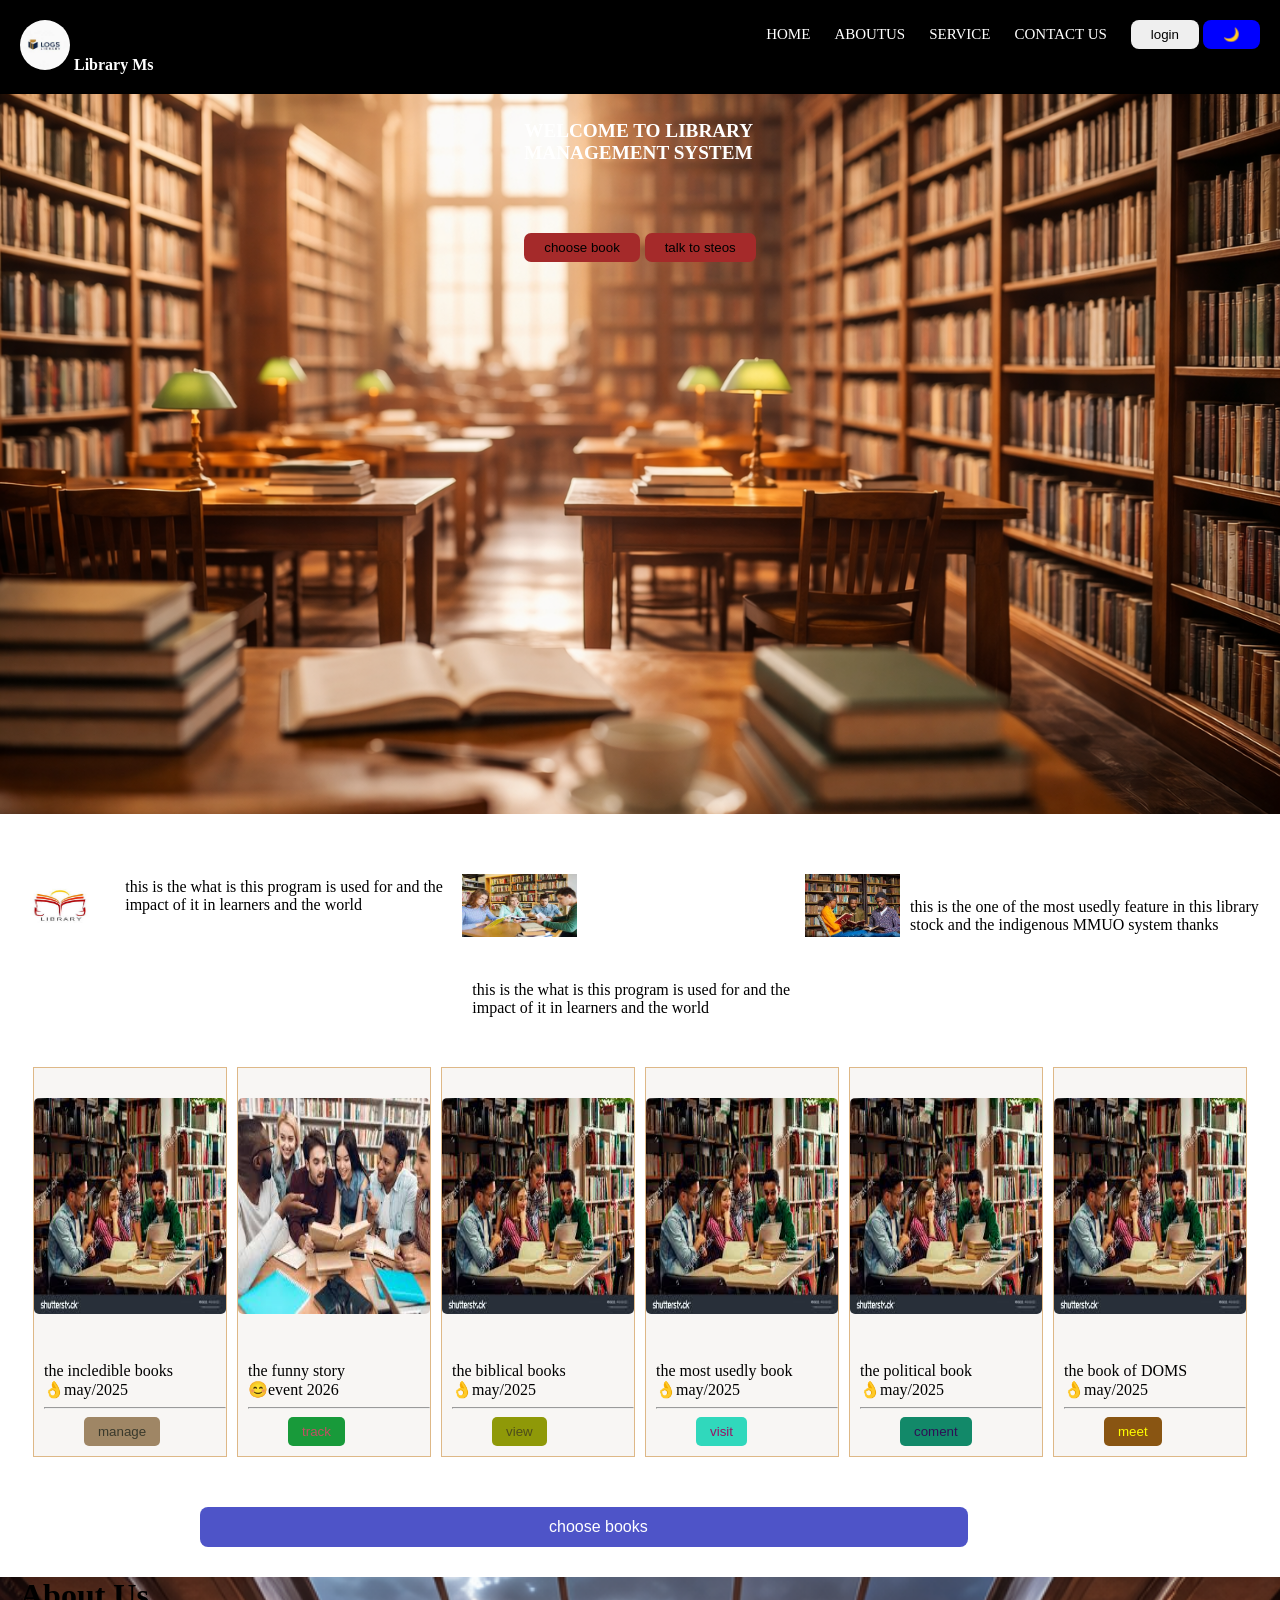
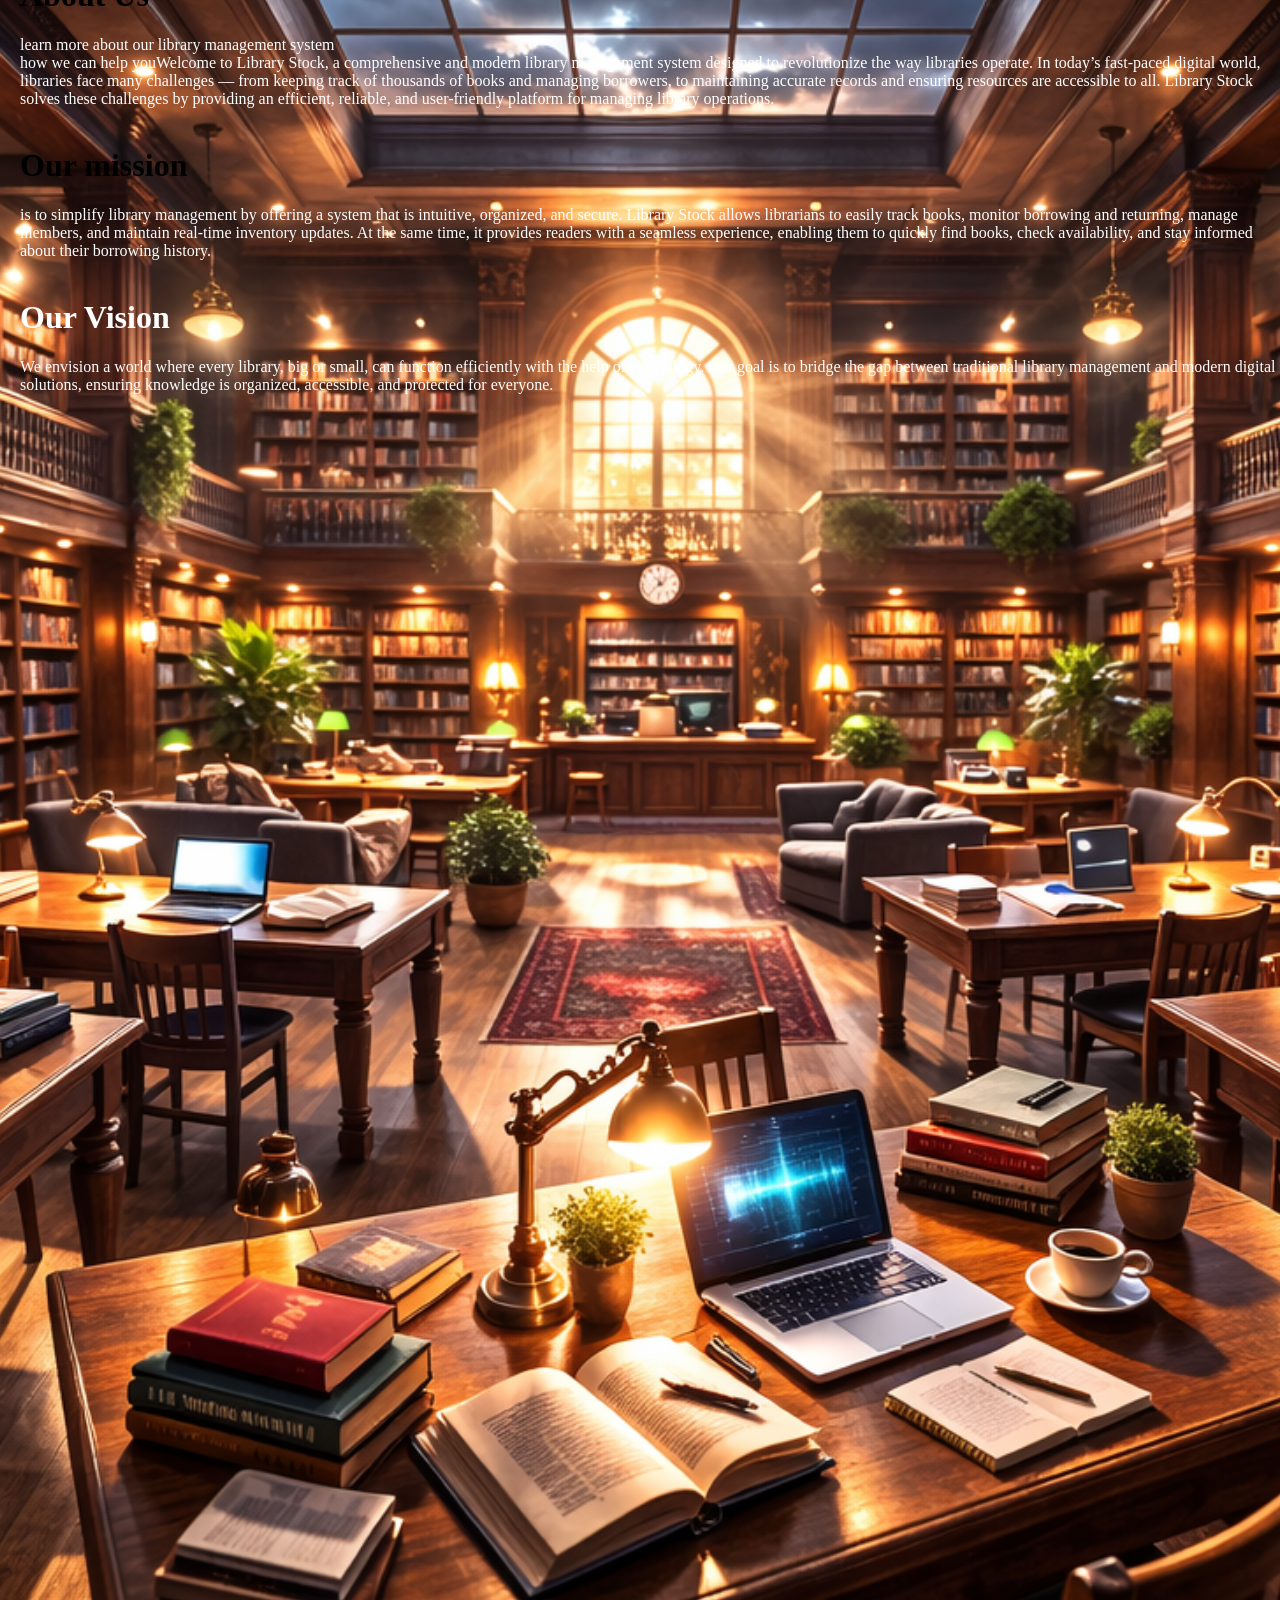
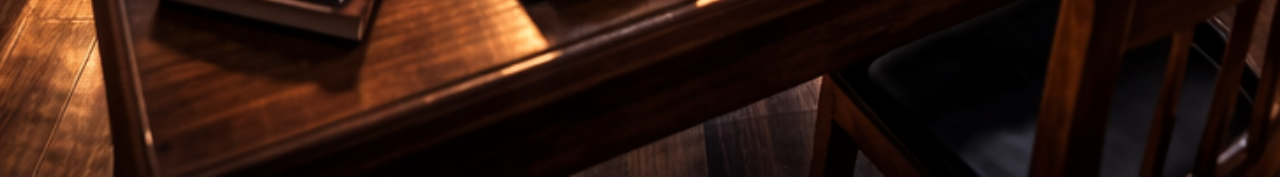
<file: index.html>
<!DOCTYPE html>
<html lang="en">
<head>
    <meta charset="UTF-8">
    <meta name="viewport" content="width=device-width, initial-scale=1.0">
    <title>library management</title>
    <link rel="stylesheet" href="style.css">
</head>
<body>
    <div class="d1">
        <div class="container">
            <img src="log.jpeg" id="image" alt="">
            <label><b>Library Ms</b></label>
        </div>
            <div class="link">
                <a href="">HOME</a>
                <a href="about us.html">ABOUTUS</a>
                <a href="service.html">SERVICE</a>
                <a href="">CONTACT US</a>
                <button onclick="window.location.href = 'login form3.html'">login</button>
                <button id="toggle-btn" onclick="toggleMode()" style="background-color: blue;">🌙</button>
            </div>
            </div>
            <div class="cont">
                <div class="welcome">
                <h4>WELCOME TO LIBRARY<BR>MANAGEMENT SYSTEM</h4><br><br>
                    <button>choose book</button>
                    <button onclick="window.location.href='AI.html'">talk to steos</button>
            </div>
                
            <div class="dimage">
            </div>
            </div>
            <div class="imag">
                <div class="imag">
                <img src="log1.jpeg" alt="">
                </div>
                <div class="words">
                    <label for="">this is the what is this program is used for and the impact of it in learners and the world</label>
                </div>
                     <div>
                <div class="imag">
                     <img src="download (10).jpeg" alt="">
                </div>
                <div class="words">
                    <label for="">this is the what is this program is used for and the impact of it in learners and the world</label>
                </div>
                </div>

                <div class="imag">
                    <img src="download (6).jpeg" alt="">
                    
                    <div class="words">
                        <label for=""  style="padding-bottom: 20px;">this is the one of the most usedly feature in this library stock and the indigenous MMUO system thanks</label>
                    </div>
                </div>
            </div>
            </div>

            <div class="divall">
            <div class="dv1">
                <div>
                    <img src="download (7).jpeg" alt="">
                </div>
                <div class="words">
                    <label for="">the incledible books<br>👌may/2025</label>
                    <hr>
                    <button class="btn" style="color: rgb(57, 57, 43); background-color: rgb(159, 134, 101);">manage</button>
                </div>
            </div>
                <div class="dv1">
                    <div>
                        <img src="download (9).jpeg" alt="">
                    </div>
                    <div class="words">
                        <label for="">the funny story<br>😊event 2026</label>
                        <hr>
                    <button class="btn" style="color: rgb(194, 81, 99); background-color: rgb(24, 154, 58);">track</button>
                    </div>
                </div>
                            <div class="dv1">
                <div>
                    <img src="download (7).jpeg" alt="">
                </div>
                <div class="words">
                    <label for="">the biblical books<br>👌may/2025</label>
                    <hr>
                    <button class="btn" style="color: rgb(78, 78, 27); background-color: rgb(143, 153, 8);">view</button>
                </div>
            </div>
                        <div class="dv1">
                <div>
                    <img src="download (7).jpeg" alt="">
                </div>
                <div class="words">
                    <label for="">the most usedly book<br>👌may/2025</label>
                    <hr>
                    <button class="btn" style="color: rgb(154, 19, 100); background-color: rgb(48, 216, 188);">visit</button>
                </div>
            </div>
                        <div class="dv1">
                <div>
                    <img src="download (7).jpeg" alt="">
                </div>
                <div class="words">
                    <label for="">the political book<br>👌may/2025</label>
                    <hr>
                    <button class="btn" style="color: rgb(47, 16, 85); background-color: rgb(18, 137, 105);">coment</button>
                </div>
            </div>            <div class="dv1">
                <div>
                    <img src="download (7).jpeg" alt="">
                </div>
                <div class="words">
                    <label for="">the book of DOMS<br>👌may/2025</label>
                    <hr>
                    <button class="btn" style="color: yellow; background-color: rgb(137, 85, 18);">meet</button>
                </div>
            </div>

            </div>
            <div class="butto">
                <button onclick="window.location.href = 'category.html'">choose books</button>
            </div>

            

            <div class="imall">
                <div class="WORD">
                    <H1>About Us</H1>
                    <label for="" style="color: white;">learn more about our 
                        library management system<br>how we can help youWelcome 
                        to Library Stock, a comprehensive and modern library management system designed to revolutionize the way libraries operate. In today’s fast-paced digital world, libraries face many challenges — from keeping track of thousands of books and managing borrowers, to maintaining accurate records and ensuring resources are accessible to all. Library Stock solves these challenges by providing an efficient, 
                        reliable, and user-friendly platform for managing library operations.<br><br><h1 style="color: black;">Our mission</h1> is to simplify library management by offering a system that is intuitive, organized, and secure. Library Stock allows librarians to easily track books, monitor borrowing and returning, manage members, and maintain real-time inventory updates. At the same time, it provides readers with a seamless experience, enabling them to quickly find books, check availability, and stay informed about their borrowing history.<br><br><h1>Our Vision</h1>
We envision a world where every library, big or small, can function efficiently
 with the help of technology. Our goal is to bridge the gap between 
 
 traditional library management and modern digital solutions, ensuring
  knowledge is organized, accessible, and protected for everyone.</label>

                </div>
            </div>
            
        <script>
            //toggled mode


            function toggleMode(){
                const togglebtn=document.getElementById("toggle-btn");
                toggleBtn.addEventListener('click', ()=>document.body.classList.toggle('light'));
            }
        </script>
    
</body>
</html>
</file>
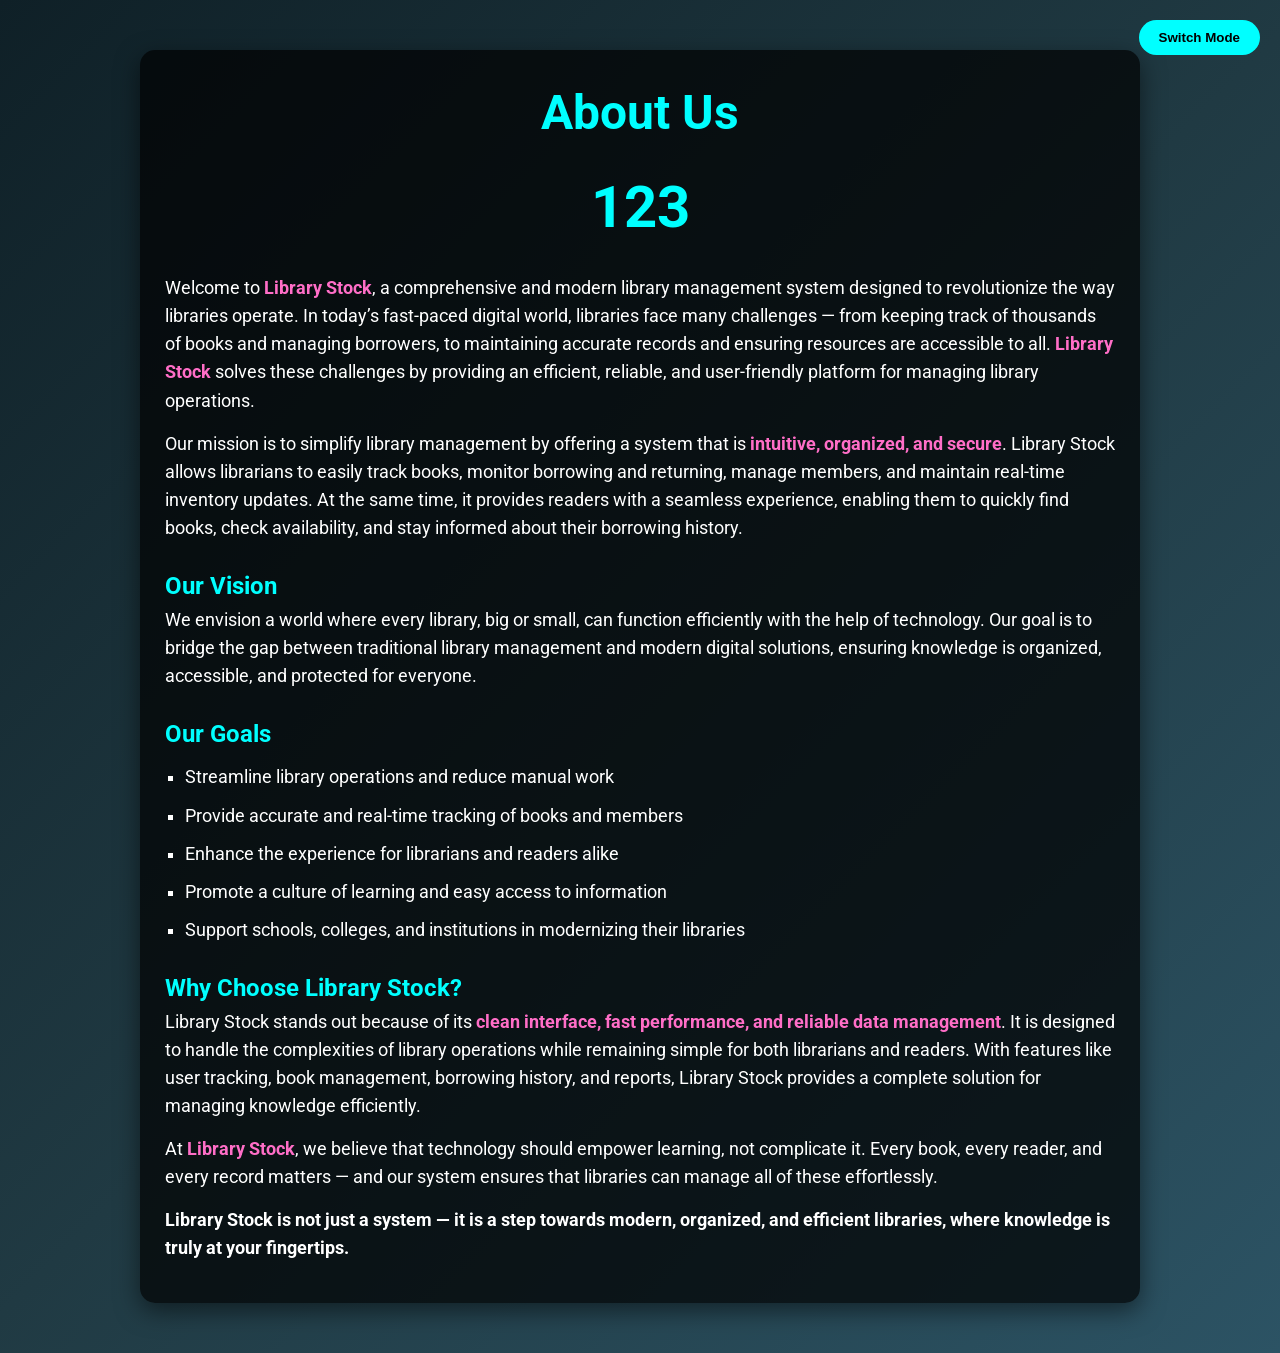
<file: about us.html>
<!DOCTYPE html>
<html lang="en">
<head>
<meta charset="UTF-8">
<title>Library Stock | About Us</title>
<link href="https://fonts.googleapis.com/css2?family=Roboto:wght@400;700&display=swap" rel="stylesheet">
<style>
  /* Reset */
  * { margin: 0; padding: 0; box-sizing: border-box; }

  body {
    font-family: 'Roboto', sans-serif;
    transition: all 0.5s ease;
    background: linear-gradient(135deg, #0f2027, #203a43, #2c5364);
    color: #fff;
    line-height: 1.6;
    min-height: 100vh;
  }

  body.light {
    background: #f5f5f5;
    color: #111;
  }

  .container {
    max-width: 1000px;
    margin: 50px auto;
    padding: 25px;
    background: rgba(0,0,0,0.7);
    border-radius: 15px;
    box-shadow: 0 8px 25px rgba(0,0,0,0.5);
    transition: all 0.5s ease;
  }

  body.light .container {
    background: rgba(255,255,255,0.9);
    color: #111;
    box-shadow: 0 8px 25px rgba(0,0,0,0.2);
  }

  .container:hover {
    transform: scale(1.02);
    box-shadow: 0 12px 35px rgba(0,0,0,0.7);
  }

  h1 {
    text-align: center;
    font-size: 3em;
    color: #00ffff;
    margin-bottom: 20px;
    position: relative;
    transition: color 0.4s ease;
  }

  body.light h1 { color: #ff6600; }

  h1::after {
    content: '123';
    display: block;
    font-size: 1.2em;
    color: #00ffff;
    margin: 10px auto 0;
    transition: all 0.4s ease;
  }

  body.light h1::after { color: #ff6600; }

  h1:hover { color: #ff6ec7; }
  h1:hover::after { transform: scale(1.3); }

  h2 {
    color: #00ffff;
    margin-top: 25px;
  }

  body.light h2 { color: #ff6600; }

  p {
    margin-bottom: 15px;
    font-size: 1.1em;
    transition: transform 0.4s ease, color 0.4s ease;
  }

  p:hover { transform: translateX(10px); color: #00ffff; }
  body.light p:hover { color: #ff6600; }

  ul { list-style-type: square; margin-left: 20px; margin-bottom: 15px; }
  ul li { margin: 10px 0; font-size: 1.1em; transition: color 0.3s ease; }
  ul li:hover { color: #ff6ec7; }
  body.light ul li:hover { color: #ff6600; }

  .highlight { color: #ff6ec7; font-weight: bold; }
  body.light .highlight { color: #ff6600; }

  .toggle-btn {
    position: fixed;
    top: 20px;
    right: 20px;
    background: #00ffff;
    border: none;
    padding: 10px 20px;
    border-radius: 25px;
    font-weight: bold;
    cursor: pointer;
    transition: all 0.3s ease;
  }

  body.light .toggle-btn {
    background: #ff6600;
    color: #fff;
  }

  .toggle-btn:hover { transform: scale(1.1); }
</style>
</head>
<body>

<button class="toggle-btn" id="modeToggle">Switch Mode</button>

<div class="container">
  <h1>About Us</h1>
  <p>Welcome to <span class="highlight">Library Stock</span>, a comprehensive and modern library management system designed to revolutionize the way libraries operate. In today’s fast-paced digital world, libraries face many challenges — from keeping track of thousands of books and managing borrowers, to maintaining accurate records and ensuring resources are accessible to all. <span class="highlight">Library Stock</span> solves these challenges by providing an efficient, reliable, and user-friendly platform for managing library operations.</p>

  <p>Our mission is to simplify library management by offering a system that is <span class="highlight">intuitive, organized, and secure</span>. Library Stock allows librarians to easily track books, monitor borrowing and returning, manage members, and maintain real-time inventory updates. At the same time, it provides readers with a seamless experience, enabling them to quickly find books, check availability, and stay informed about their borrowing history.</p>

  <h2>Our Vision</h2>
  <p>We envision a world where every library, big or small, can function efficiently with the help of technology. Our goal is to bridge the gap between traditional library management and modern digital solutions, ensuring knowledge is organized, accessible, and protected for everyone.</p>

  <h2>Our Goals</h2>
  <ul>
    <li>Streamline library operations and reduce manual work</li>
    <li>Provide accurate and real-time tracking of books and members</li>
    <li>Enhance the experience for librarians and readers alike</li>
    <li>Promote a culture of learning and easy access to information</li>
    <li>Support schools, colleges, and institutions in modernizing their libraries</li>
  </ul>

  <h2>Why Choose Library Stock?</h2>
  <p>Library Stock stands out because of its <span class="highlight">clean interface, fast performance, and reliable data management</span>. It is designed to handle the complexities of library operations while remaining simple for both librarians and readers. With features like user tracking, book management, borrowing history, and reports, Library Stock provides a complete solution for managing knowledge efficiently.</p>

  <p>At <span class="highlight">Library Stock</span>, we believe that technology should empower learning, not complicate it. Every book, every reader, and every record matters — and our system ensures that libraries can manage all of these effortlessly.</p>

  <p><strong>Library Stock is not just a system — it is a step towards modern, organized, and efficient libraries, where knowledge is truly at your fingertips.</strong></p>
</div>

<script>
const toggleBtn = document.getElementById('modeToggle');
toggleBtn.addEventListener('click', () => {
  document.body.classList.toggle('light');
});
</script>

</body>
</html>
</file>
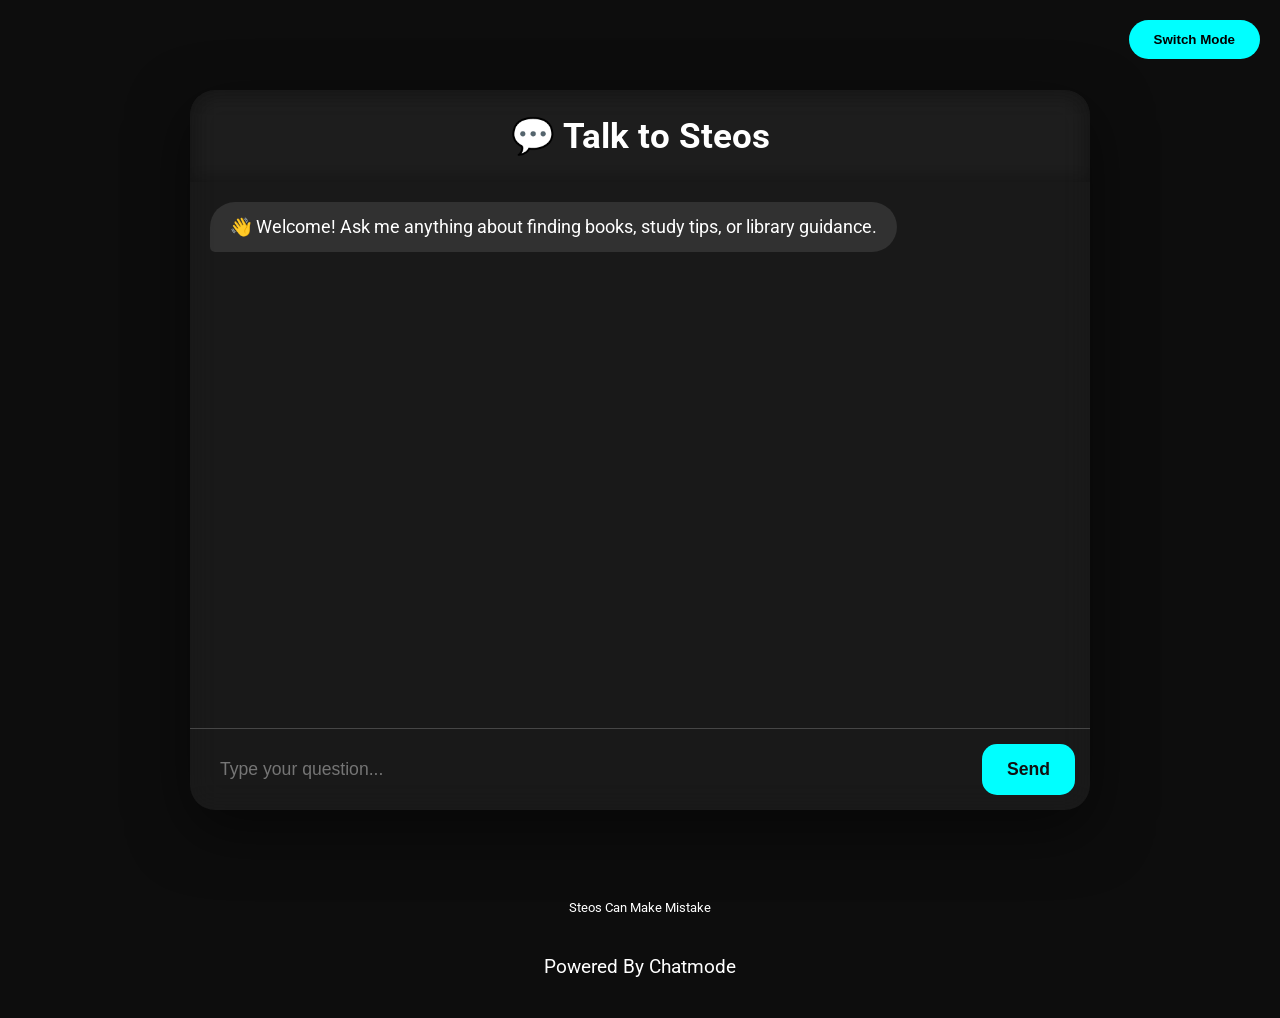
<file: AI.html>
<!DOCTYPE html>
<html lang="en">
<head>
<meta charset="UTF-8">
<title>Library Stock | Talk to Steos</title>
<link href="https://fonts.googleapis.com/css2?family=Roboto:wght@400;700&display=swap" rel="stylesheet">
<style>
  *{margin:0;padding:0;box-sizing:border-box;}
  body{font-family:'Roboto',sans-serif;background:#0d0d0d;color:#fff;transition:0.5s;}
  body.light{background:#f5f5f5;color:#111;}

  .main-container{display:flex;justify-content:center;align-items:center;min-height:100vh;padding:20px;}
  .chat-card{width:90%;max-width:900px;height:80vh;background:rgba(255,255,255,0.05);backdrop-filter:blur(15px);
    border-radius:25px;box-shadow:0 20px 60px rgba(0,0,0,0.5);display:flex;flex-direction:column;overflow:hidden;transition:0.5s;}
  body.light .chat-card{background:rgba(255,255,255,0.85);color:#111;box-shadow:0 20px 60px rgba(0,0,0,0.1);}

  .chat-header{padding:25px;font-size:2.2em;font-weight:bold;text-align:center;background:rgba(0,0,0,0.2);backdrop-filter:blur(10px);}
  body.light .chat-header{background:rgba(255,255,255,0.5);}

  #chat-box{flex:1;padding:20px;overflow-y:auto;display:flex;flex-direction:column;gap:15px;}
  .message{max-width:80%;padding:15px 20px;border-radius:25px;opacity:0;transform:translateY(20px);animation:fadeIn 0.5s forwards;word-wrap:break-word;}
  .user-msg{background:linear-gradient(135deg,#00ffff,#00aaff);color:#111;align-self:flex-end;border-bottom-right-radius:5px;font-size:1.1em;}
  body.light .user-msg{background:linear-gradient(135deg,#ff6600,#ff3300);color:#fff;}
  .bot-msg{background:rgba(255,255,255,0.1);color:#fff;align-self:flex-start;border-bottom-left-radius:5px;font-size:1.1em;}
  body.light .bot-msg{background:rgba(0,0,0,0.05);color:#111;}

  @keyframes fadeIn{to{opacity:1;transform:translateY(0);}}

  .chat-input{display:flex;border-top:1px solid rgba(255,255,255,0.2);padding:15px;}
  body.light .chat-input{border-top:1px solid rgba(0,0,0,0.1);}
  #user-input{flex:1;padding:15px;border:none;outline:none;border-radius:15px;font-size:1.1em;background:transparent;color:inherit;}
  #send-btn{padding:0 25px;border:none;background:#00ffff;color:#111;cursor:pointer;font-weight:bold;font-size:1.1em;border-radius:15px;transition:0.3s;}
  body.light #send-btn{background:#ff6600;color:#fff;}
  #send-btn:hover{transform:scale(1.05);}

  .typing{font-style:italic;opacity:0.7;}

  .toggle-btn{position:fixed;top:20px;right:20px;background:#00ffff;border:none;padding:12px 25px;border-radius:25px;font-weight:bold;cursor:pointer;z-index:1000;transition:0.3s;}
  body.light .toggle-btn{background:#ff6600;color:#fff;}
  .toggle-btn:hover{transform:scale(1.1);}

  #chat-box::-webkit-scrollbar{width:8px;}
  #chat-box::-webkit-scrollbar-thumb{background:rgba(0,255,255,0.5);border-radius:4px;}
  body.light #chat-box::-webkit-scrollbar-thumb{background:rgba(255,102,0,0.5);}
</style>
</head>
<body>

<button class="toggle-btn" id="modeToggle">Switch Mode</button>

<div class="main-container">
  <div class="chat-card">
    <div class="chat-header">💬 Talk to Steos</div>
    <div id="chat-box">
      <div class="message bot-msg" style="opacity:1; transform:translateY(0);">
        👋 Welcome! Ask me anything about finding books, study tips, or library guidance.
      </div>
    </div>
    <div class="chat-input">
      <input type="text" id="user-input" placeholder="Type your question..." autocomplete="off">
      <button id="send-btn">Send</button>
    </div>
  </div>
</div>  
<div>
  <label for="" style="justify-content: center; display: flex; font-size: small; margin-bottom: 20px; padding-bottom: 20px;">Steos Can Make Mistake</label>
</div>
<div>
  <label for="" style="justify-content: center; display: flex; font-size: larger; margin-bottom: 20px; padding-bottom: 20px;">Powered By Chatmode</label>
</div>

<script>
const chatBox = document.getElementById('chat-box');
const userInput = document.getElementById('user-input');
const sendBtn = document.getElementById('send-btn');
const toggleBtn = document.getElementById('modeToggle');

toggleBtn.addEventListener('click', ()=>document.body.classList.toggle('light'));
sendBtn.addEventListener('click', sendMessage);
userInput.addEventListener('keypress', e=>{ if(e.key==='Enter') sendMessage(); });

async function sendMessage(){
  const text = userInput.value.trim();
  if(!text) return;

  appendMessage(text,'user-msg');
  userInput.value='';

  // Typing indicator
  const typingDiv = document.createElement('div');
  typingDiv.textContent = '🤖 AI is typing...';
  typingDiv.className = 'message bot-msg typing';
  chatBox.appendChild(typingDiv);
  chatBox.scrollTop = chatBox.scrollHeight;

  try{
    // 💡 Your OpenAI API call
    const res = await fetch('http://localhost:5000/api/chat', {
      method:'POST',
      headers:{'Content-Type':'application/json'},
      body:JSON.stringify({ message:text })
    });
    const data = await res.json();
    typingDiv.remove();
    appendMessage(data.reply,'bot-msg');

  }catch(err){
    typingDiv.remove();
    appendMessage('❌ Error connecting to AI','bot-msg');
    console.error(err);
  }
}

function appendMessage(msg,cls){
  const div = document.createElement('div');
  div.className='message '+cls;
  div.textContent=(cls==='user-msg'?'🧑 You: ':'🤖 AI: ')+msg;
  chatBox.appendChild(div);
  chatBox.scrollTop = chatBox.scrollHeight;
}
</script>

</body>
</html>
</file>
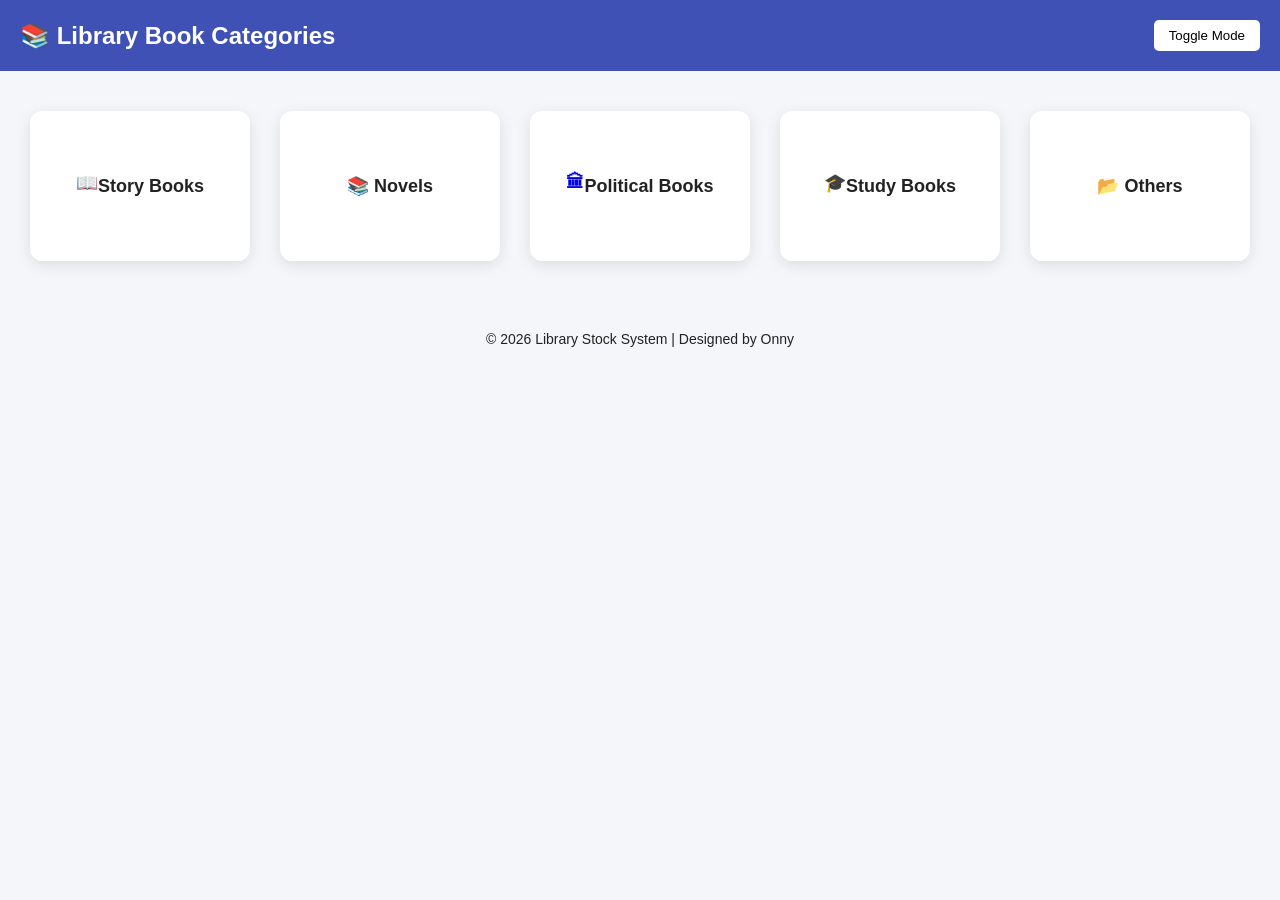
<file: category.html>
<!DOCTYPE html>
<html>
<head>
<meta charset="UTF-8">
<title>Library Categories</title>

<style>
:root{
    --bg-color: #f4f6f9;
    --card-color: white;
    --text-color: #222;
    --accent: #3f51b5;
}

body.dark{
    --bg-color: #1e1e2f;
    --card-color: #2c2c3c;
    --text-color: #ffffff;
    --accent: #00bcd4;
}

body{
    margin:0;
    font-family: Arial, sans-serif;
    background: var(--bg-color);
    color: var(--text-color);
    transition: 0.3s;
}

header{
    background: var(--accent);
    padding: 20px;
    color:white;
    text-align:center;
    display:flex;
    justify-content:space-between;
    align-items:center;
}

header h2{
    margin:0;
}

.toggle-btn{
    background:white;
    color:black;
    border:none;
    padding:8px 15px;
    cursor:pointer;
    border-radius:5px;
}

.container{
    display:flex;
    flex-wrap:wrap;
    justify-content:center;
    margin-top:40px;
    gap:30px;
}

.card{
    width:220px;
    height:150px;
    background: var(--card-color);
    display:flex;
    align-items:center;
    justify-content:center;
    border-radius:12px;
    box-shadow:0 4px 15px rgba(0,0,0,0.1);
    cursor:pointer;
    font-size:18px;
    font-weight:bold;
    transition:0.3s;
}
.card a{
    text-decoration: none;
    padding-bottom: 7px;
    color: none;
}

.card:hover{
    transform:scale(1.05);
    background: var(--accent);
    color:white;
}

footer{
    margin-top:50px;
    text-align:center;
    padding:20px;
    font-size:14px;
}
</style>
</head>

<body>

<header>
    <h2>📚 Library Book Categories</h2>
    <button class="toggle-btn" onclick="toggleMode()">Toggle Mode</button>
</header>

<div class="container">

    <div class="card" onclick="">
        <a href="https://www.google.com/aclk?sa=L&pf=1&ai=DChsSEwi06ab7me2SAxXVMAYAHeJ5FtoYACICCAEQARoCd3M&co=1&ase=2&gclid=Cj0KCQiA7-rMBhCFARIsAKnLKtCh2wLksrD1-y3xDMCIeZ4hgQcj1cMGhdhn5jHZmZobv5wPGM7UpzkaAiKyEALw_wcB&ei=XgSbabzzE-qpkdUPnbHk2Qo&cid=[base64]&cce=2&category=acrcp_v1_32&sig=AOD64_1kySNuZmRgEwBkOHmAUkX1R7pYVQ&q&sqi=2&nis=4&adurl=https://www.junkybooks.com/books?gad_source%3D1%26gad_campaignid%3D23289222385%26gbraid%3D0AAAABAJQiJ1fuSqRMkyOZHutBSDwt8v8g%26gclid%3DCj0KCQiA7-rMBhCFARIsAKnLKtCh2wLksrD1-y3xDMCIeZ4hgQcj1cMGhdhn5jHZmZobv5wPGM7UpzkaAiKyEALw_wcB&ved=2ahUKEwi8mqH7me2SAxXqVKQEHZ0YOasQ0Qx6BAgYEAQ">📖</a>
         Story Books
    </div>

    <div class="card" onclick="goToCategory('novel')">
        📚 Novels
    </div>

    <div class="card" onclick="goToCategory('political')">
        <a href="https://www.amazon.com/Politics-Government/b?ie=UTF8&node=5571255011">🏛</a>
         Political Books
    </div>

    <div class="card" onclick="goToCategory('study')">
        <a href="https://elearning.reb.rw/course/index.php?categoryid=14">🎓</a>
         Study Books
    </div>

    <div class="card" onclick="goToCategory('others')">
        📂 Others
    </div>

</div>

<footer>
    © 2026 Library Stock System | Designed by Onny
</footer>

<script>

// Toggle Light/Dark Mode
function toggleMode(){
    document.body.classList.toggle("dark");
}

// Redirect to category page
function goToCategory(type){
    // This sends the category to another page
    window.location.href = "books.html?category=" + type;
}

</script>

</body>
</html>
</file>
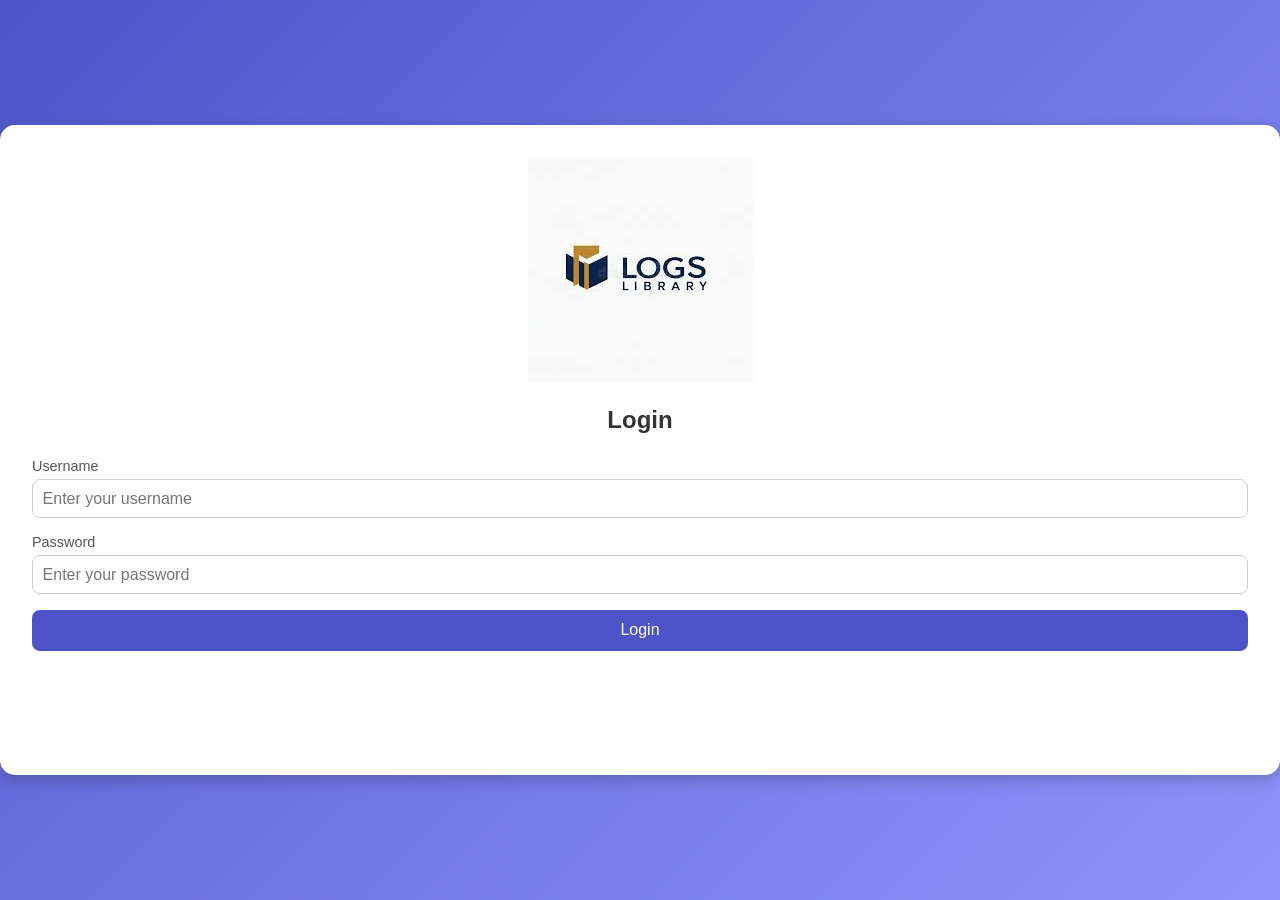
<file: login form3.html>
<!DOCTYPE html>
<html lang="eng">
<head>
  <meta charset="UTF-8">
  <meta name="viewport" content="width=device-width, initial-scale=1.0">
  <title>Login Form</title>
  <style>
    * {
      box-sizing: border-box;
      font-family: "Poppins", sans-serif;

    }

    body {
      display: flex;
      justify-content: center;
      align-items: center;
      height: 100vh;
      background: linear-gradient(135deg, #4e54c8, #8f94fb);
      margin: 0px;
      padding: 0px;
      
    }

    .login-container {
      background: white;
      padding: 2rem;
      border-radius: 15px;
      box-shadow: 0 5px 15px rgba(0,0,0,0.2);
      width: 1400px;
      text-align: center;
      background-size: cover;
      padding-bottom: 89px;
    }

    .login-container h2 {
      margin-bottom: 1.5rem;
      color: #333;
    }

    .input-group {
      margin-bottom: 1rem;
      text-align: left;
    }

    .input-group label {
      display: block;
      font-size: 0.9rem;
      margin-bottom: 0.3rem;
      color: #555;
    }

    .input-group input {
      width: 100%;
      padding: 0.6rem;
      border: 1px solid #ccc;
      border-radius: 8px;
      font-size: 1rem;
      transition: 0.3s;
    }

    .input-group input:focus {
      border-color: #4e54c8;
      outline: none;
      box-shadow: 0 0 5px rgba(78, 84, 200, 0.3);
    }

    button {
      width: 100%;
      padding: 0.7rem;
      background-color: #4e54c8;
      color: white;
      border: none;
      border-radius: 8px;
      cursor: pointer;
      font-size: 1rem;
      transition: 0.3s;
    }

    button:hover {
      background-color: #3b40a4;
    }

    .message {
      margin-top: 1rem;
      font-size: 0.9rem;
      color: red;
      height: 1.2rem;
    }
  </style>
</head>
<body>
  <div class="login-container">
    <img src="log.jpeg">
    <h2>Login</h2>
    <div class="input-group">
      <label for="username">Username</label>
      <input type="text" id="username" placeholder="Enter your username">
    </div>
    <div class="input-group">
      <label for="password">Password</label>
      <input type="password" id="password" placeholder="Enter your password">
    </div>
    <button onclick="login()">Login</button>
    <div class="message" id="message"></div>
  </div>

  <script>
    function login() {
      const username = document.getElementById('username').value.trim();
      const password = document.getElementById('password').value.trim();
      const message = document.getElementById('message');

      if (username === "" || password === "") {
        message.textContent = "Please fill in all fields.";
        return;
      }

      // Example check (you can replace with your real validation)
      if (username === "admin" && password === "1234") {
        message.style.color = "green";
        message.textContent = "Login successful!";
        setTimeout(() => {
          window.location.href = 'index.html'
        }, 500);
      } else {
        message.style.color = "red";
        message.textContent = "Invalid username or password.";
      }
    }
  </script>

</body>
</html>
</file>
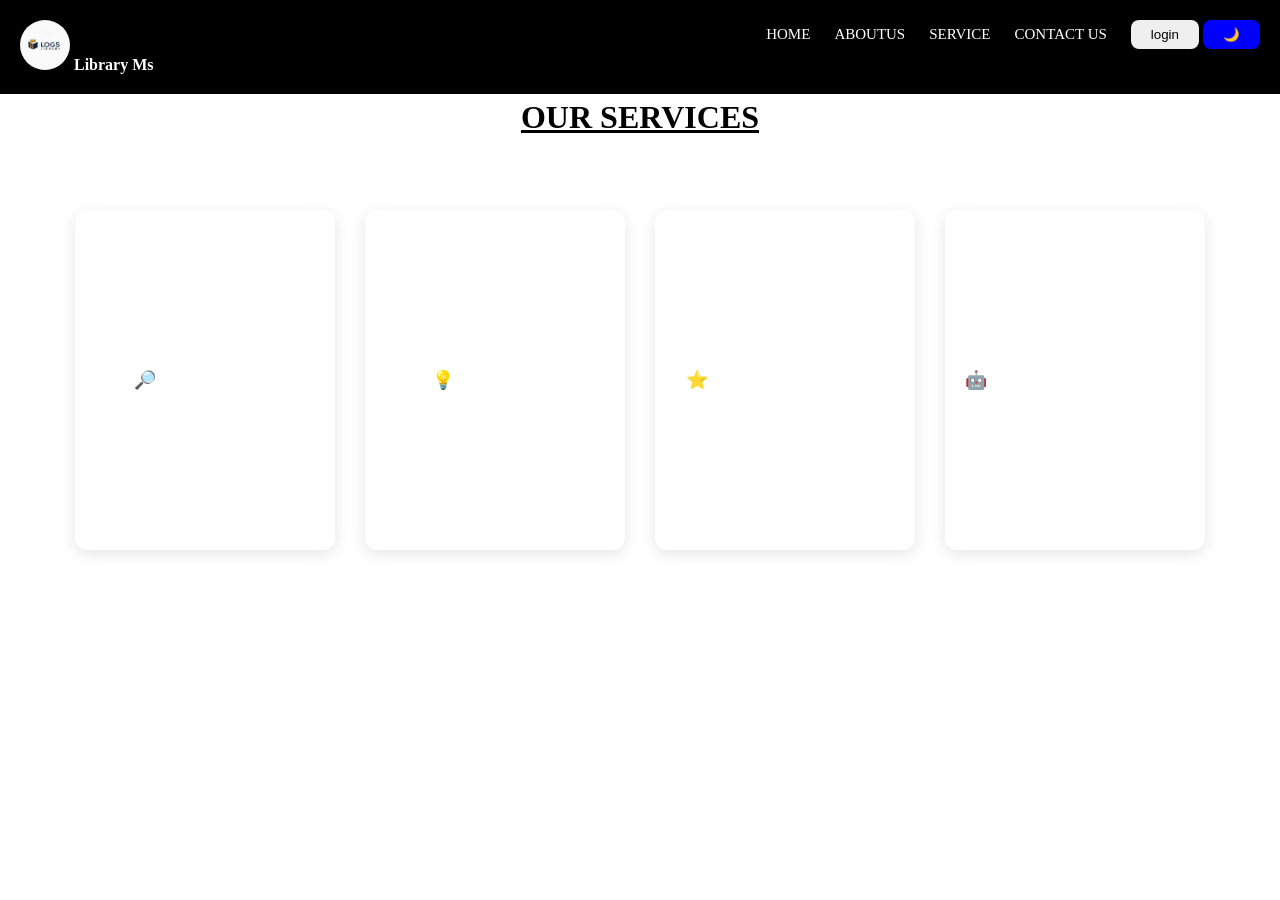
<file: service.html>
<!DOCTYPE html>
<html lang="en">
<head>
    <meta charset="UTF-8">
    <meta name="viewport" content="width=device-width, initial-scale=1.0">
    <title>library management</title>
    <link rel="stylesheet" href="style.css">
</head>
<body>
     <div class="d1">
        <div class="container">
            <img src="log.jpeg" id="image" alt="">
            <label><b>Library Ms</b></label>
        </div>
            <div class="link">
                <a href="index.html">HOME</a>
                <a href="about us.html">ABOUTUS</a>
                <a href="">SERVICE</a>
                <a href="">CONTACT US</a>
                <button onclick="window.location.href = 'login form3.html'">login</button>
                <button class="toggle-btn" onclick="toggleMode()" style="background-color: blue;">🌙</button>
            </div>
            </div>
            <div class="hed">
                    <h1><u>OUR SERVICES</u></h1>
                </div>
            <div class="service">
                
                <div class="card">
                    🔎
                     find book easly
                     <div>
                        
                     </div>
                </div>
                <div class="card">
                    💡
                     study Advice
                </div>
                <div class="card">
                     ⭐
                     book recommendation
                </div>
                <div class="card">
                    🤖
                     ask STEOS AI Librarian
                </div>
            </div>
</body>
</html>
</file>
<file: style.css>
body{
    margin: 0px;
    padding: 0px;
}

.d1{
display: flex;
justify-content: space-between;
padding: 20px;
background-color: black;
}
.container{
    color: white;
}
.link a{
    text-decoration: none;
    font-size: 15px;
    color: white;
    margin-right: 20px;
}
.link button{
    padding: 7px 20px ;
    border-radius: 8px;
    border: none;
}
#image{
    height: 50px;
    width: 50px;
    border-radius: 100%;
}
.cont{
    background-image: url(library.png);
    background-position: center;
    background-repeat: no-repeat;
    background-size: cover;
    display: flex;
    justify-content: center;
    height: 80vh;
}
.imag{
    display: flex;
    margin-top: 20PX;

}
.imag img{
    height: 7vh;
    width: 9vw;
    margin-top: 20px;
    background-color: bisque;
    gap: 20px;

}
.words{
    margin-top: 44px;
    margin-left: 10px;
}
.imags{
    height: 15vh;
    width: 12vw;
    gap: 20px;
}
.dv1 img{
    height: 24vh;
    width: 15vw;
    margin-top: 30px;
    background-color: rgb(156, 154, 152);
}
.dv1{
    background-color: rgb(248, 246, 244);
    border: 1px solid burlywood;
    
}

.divall{
    display: flex;
    justify-content: center;
    gap:10px;
    padding: 20px;
    margin: 30px;
}
.dv1 img{
    border-radius: 5px;
}
.welcome{
    color: white;
    font-size: larger;
    font-weight: bolder;
}
.welcome button{
    border: none;
    align-content: center;
    padding: 7px 20px;
    border-radius: 7px;
    background-color: brown;
}
.butto button{
          width: 100%;
      padding: 0.7rem;
      background-color: #4e54c8;
      color: white;
      border: none;
      border-radius: 8px;
      cursor: pointer;
      font-size: 1rem;
      transition: 0.3s;
      padding-left: 40px;
      margin-left: 200px;
}
.butto{
    align-content: center;
    justify-content: center;
    width: 60vw;
}
.btn{
    align-content: center;
    background-color: rgb(181, 222, 152);
    border: none;
    padding: 7px 14px ;
    border-radius: 5px;
    margin-left: 40px;
    margin-bottom: 10px;
}
.imall{
    margin-top: 30px;
    background-color: #4e54c8;
    background-repeat: no-repeat;
    background-size: cover;
    height:200vh;
    fill-opacity: 100px;
    opacity: 70px;
    background-image: url(back4.png);
    background-position: center;
    

}
.WORD{
    margin-left: 20px;
    height: 30vh;
    background-size: cover;
}
.WORD img{
    height: 20vh;
    width: 30vw;
    margin-right: 20px;
    padding-right: 30px;
    background-position: 0cap;

}
.hed h1{
    justify-content: center;
    display: flex;
    line-height: 5px;
    text-underline-offset: inherit;
}
.service{
    display:flex;
    flex-wrap:wrap;
    justify-content:center;
    margin-top:40px;
    gap:30px;
    
    padding: 50px;
}
.card{
    width:220px;
    color: white;
    height:300px;
    background: var(--card-color);
    display:flex;
    align-items:center;
    justify-content:center;
    border-radius:12px;
    box-shadow:0 4px 15px rgba(0,0,0,0.1);
    cursor:pointer;
    font-size:18px;
    font-weight:bold;
    transition:0.3s;
    padding: 20px;
    background-image: url();
    font-size: cover;
    background-repeat: no-repeat;
}
</file>
